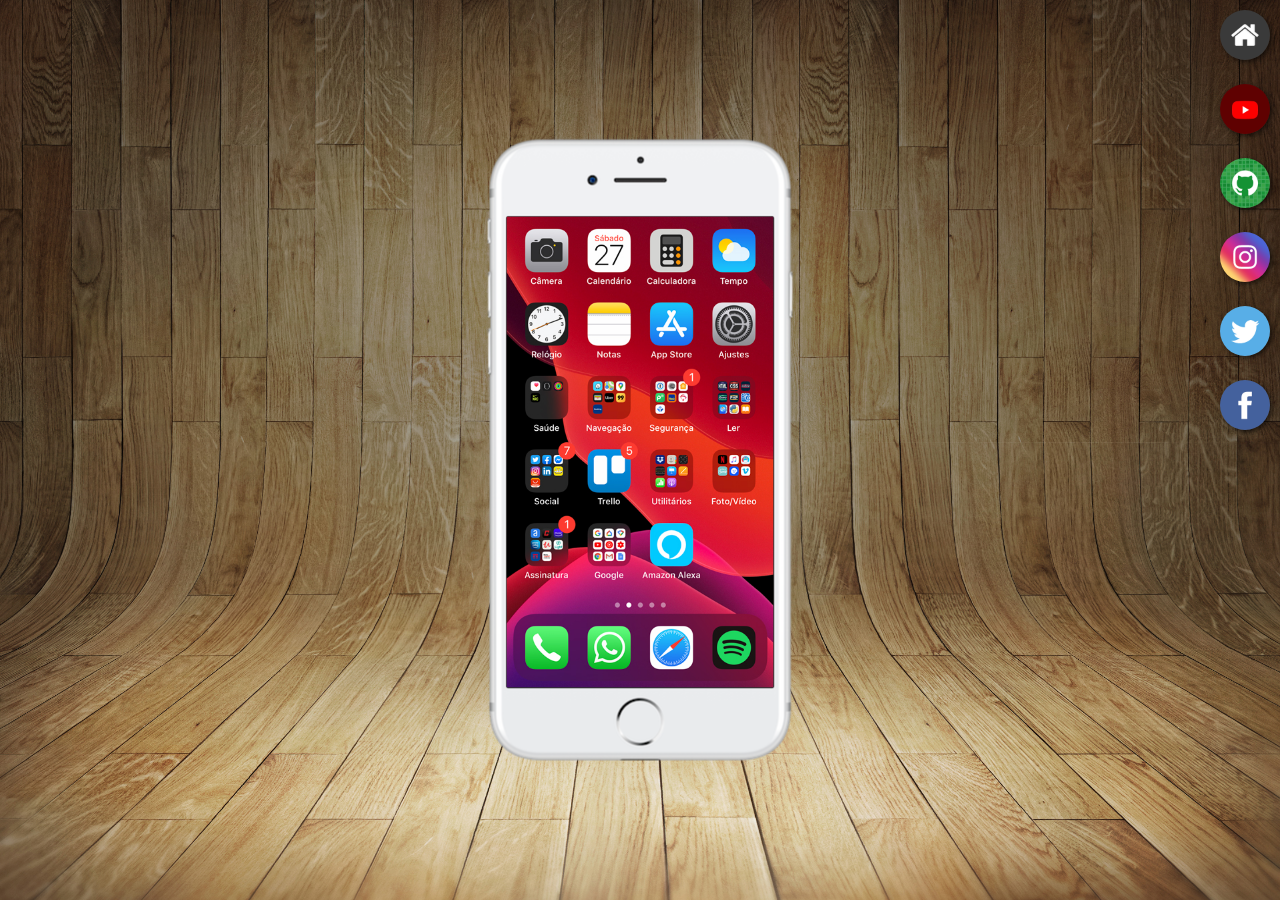
<file: index.html>
<!DOCTYPE html>
<html lang="pt-br">
<head>
    <meta charset="UTF-8">
    <meta http-equiv="X-UA-Compatible" content="IE=edge">
    <meta name="viewport" content="width=device-width, initial-scale=1.0">
    <link rel="shortcut icon" href="pig.ico" type="image/x-icon">
    <link rel="stylesheet" href="estilos/style.css">
    <title>Redes Sociais</title>
    
   
</head>
<body>
    <main>
        <section id="telefone">
            <iframe src="home.html" name="tela" id="tela" frameborder="0">Seu navegador não é compativel com isso</iframe>
        </section>
        <section id="rs">
            <a href="home.html" target="tela"><img src="imagens/logo-home.jpg" alt="home"></a><br>
            <a href="youtube.html" target="tela"><img src="imagens/logo-youtube.jpg" alt="youtube"></a><br>
            <a href="github.html" target="tela"><img src="imagens/logo-github.jpg" alt="github"></a><br>
            <a href="#" target="tela"><img src="imagens/logo-instagram.jpg" alt="instragram"></a><br>
            <a href="#" target="tela"><img src="imagens/logo-twitter.jpg" alt="twitter"></a><br>
            <a href="#" target="tela"><img src="imagens/logo-facebook.jpg" alt="facebook"></a>
        </section>
    </main>
</body>
</html>
</file>
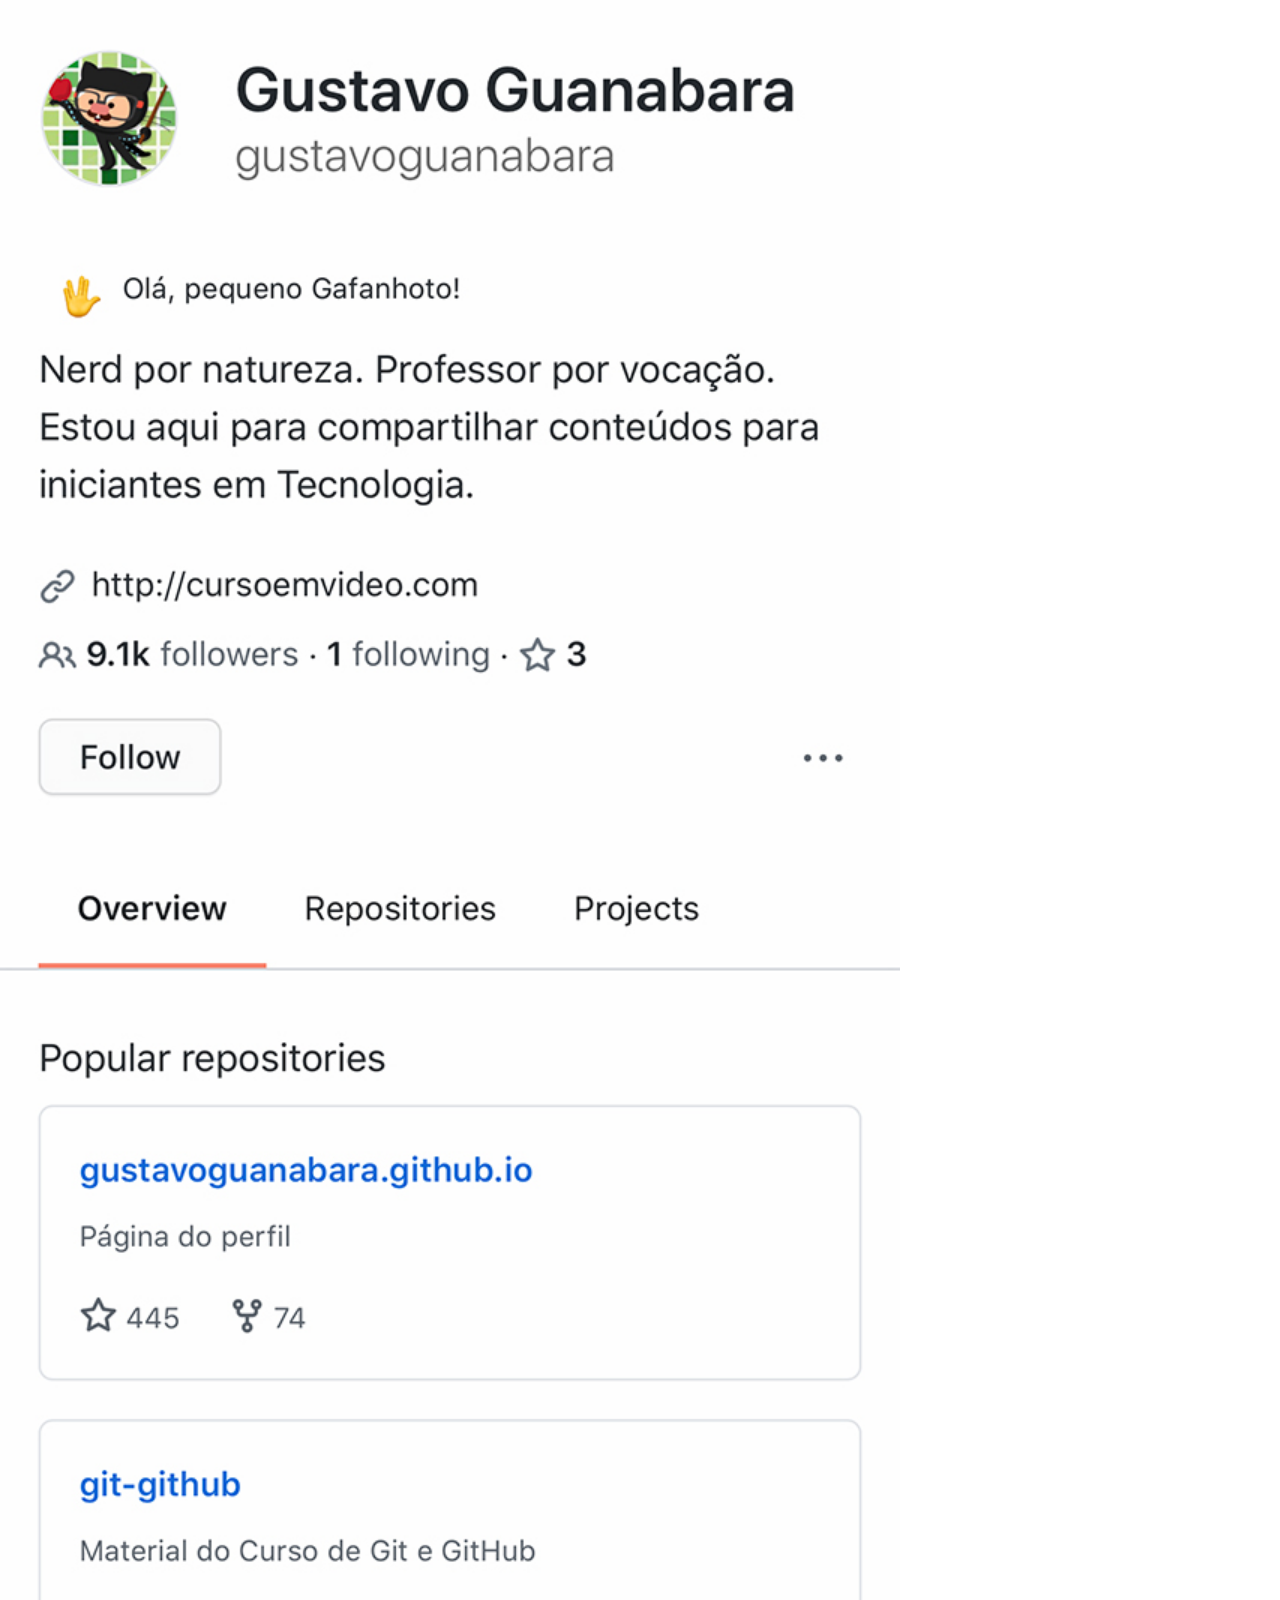
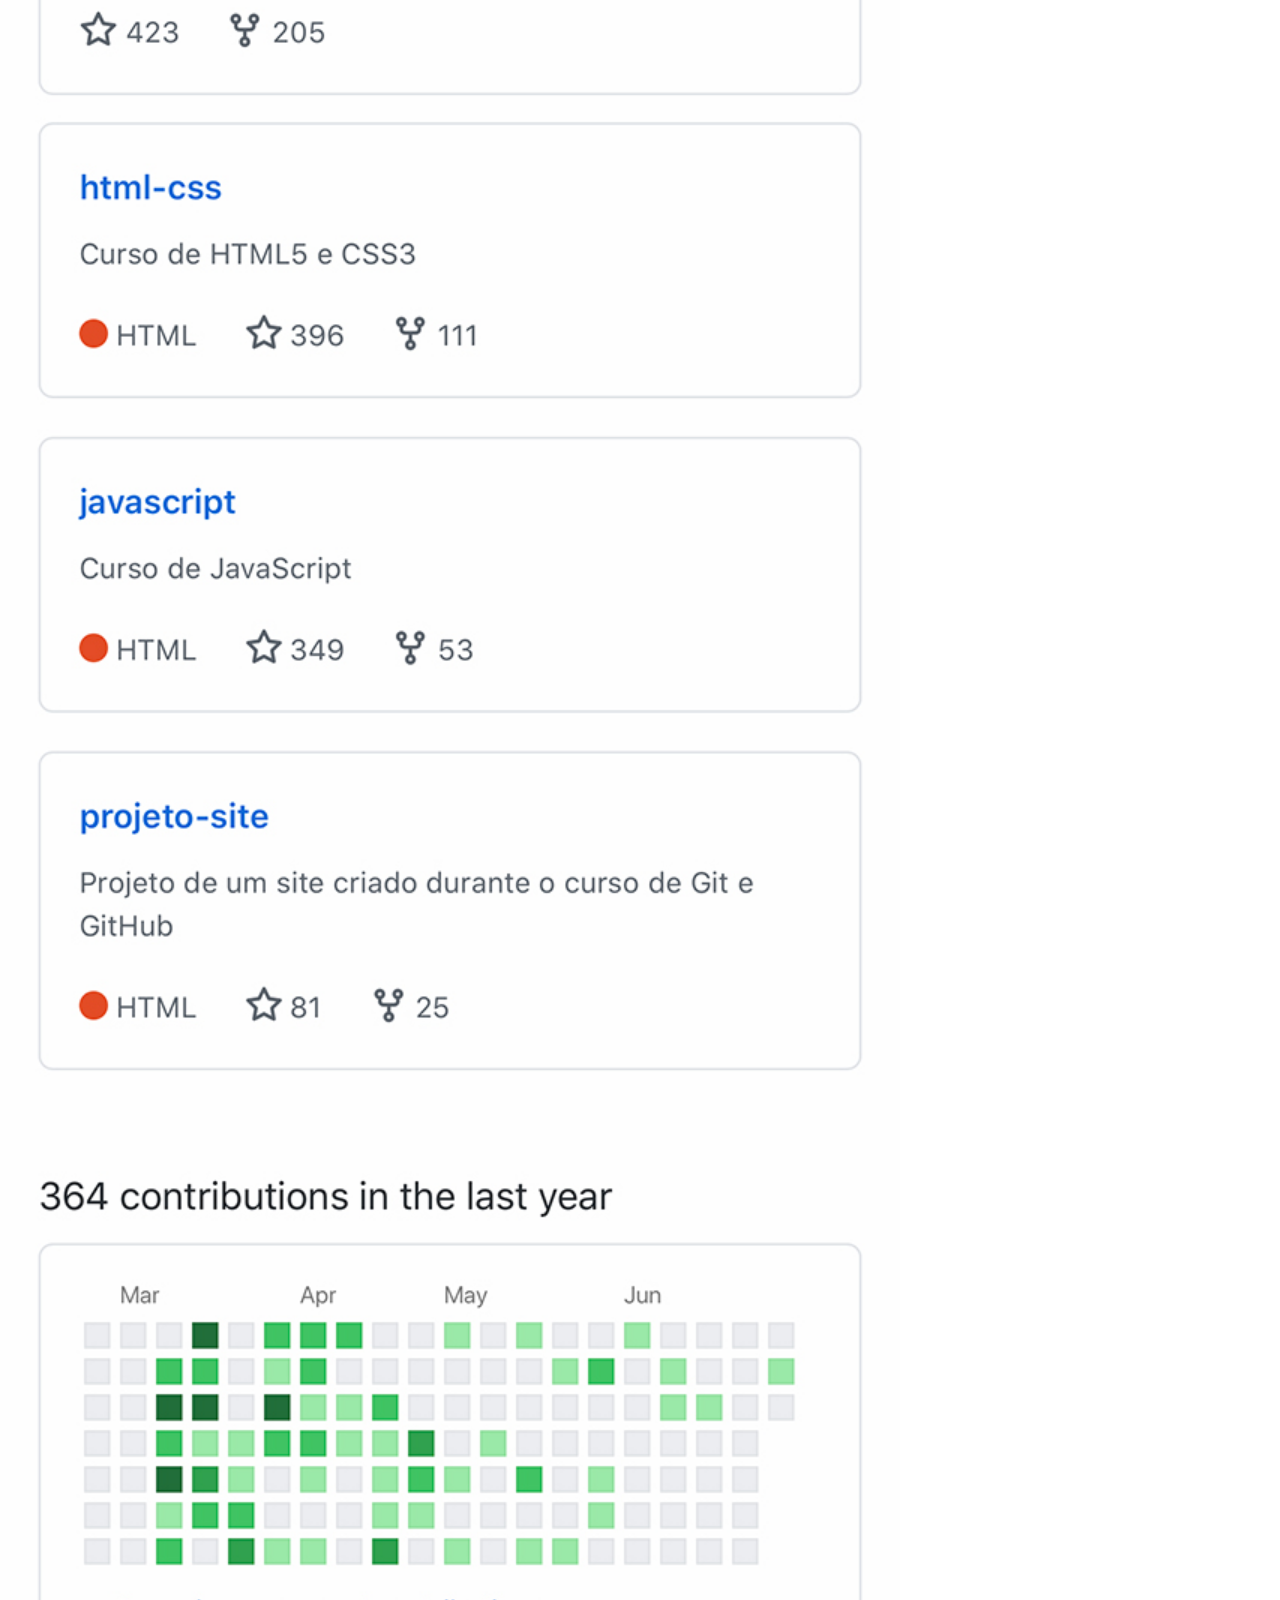
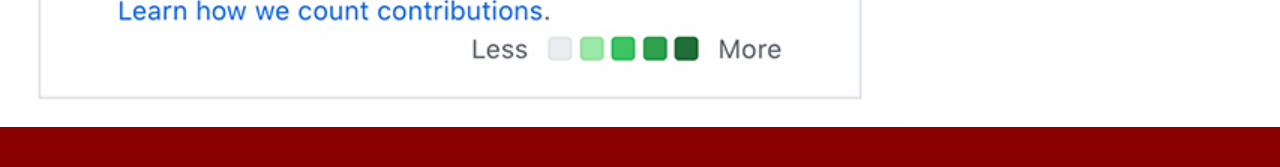
<file: github.html>
<!DOCTYPE html>
<html lang="pt-br">
<head>
    <meta charset="UTF-8">
    <meta http-equiv="X-UA-Compatible" content="IE=edge">
    <meta name="viewport" content="width=device-width, initial-scale=1.0">
    <title>Git Hub</title>
    <link rel="stylesheet" href="estilos/social.css">
</head>
<body>
    <img src="imagens/tela-github.jpg" alt="github">
    <a href="https://github.com/gustavoguanabara/" target="_blank"></a>
    
</body>
</html>
</file>
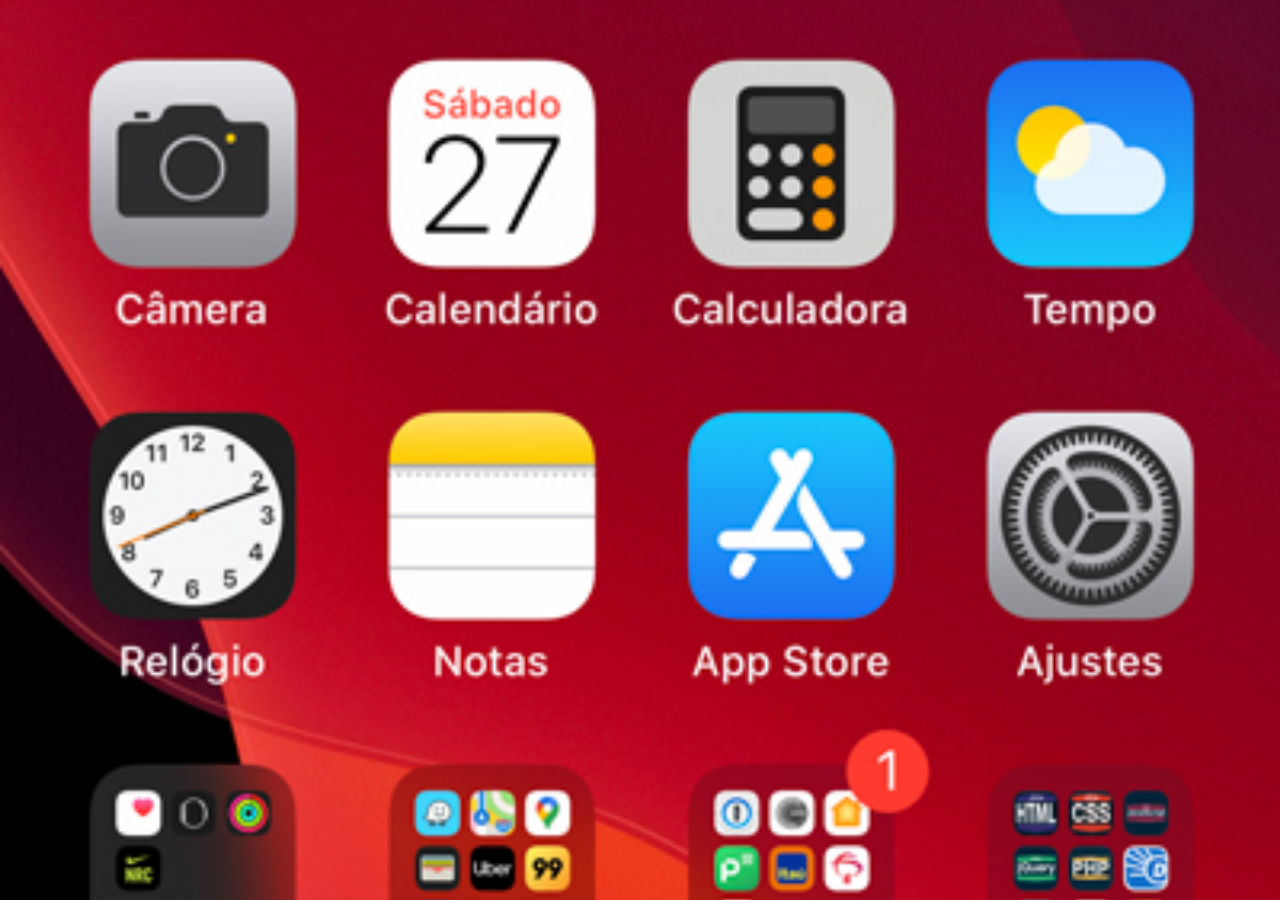
<file: home.html>
<!DOCTYPE html>
<html lang="pt-br">
<head>
    <meta charset="UTF-8">
    <meta http-equiv="X-UA-Compatible" content="IE=edge">
    <meta name="viewport" content="width=device-width, initial-scale=1.0">
    <title>Document</title>
</head>
<style>
    * {
        margin: 0px;
        padding: 0px;
    }
    body {
        width: 100vw;
        height: 100vh;
        background: black url('imagens/tela-home.jpg') no-repeat top center;
        background-size: cover;
    }
</style>
<body>
    
</body>
</html>
</file>
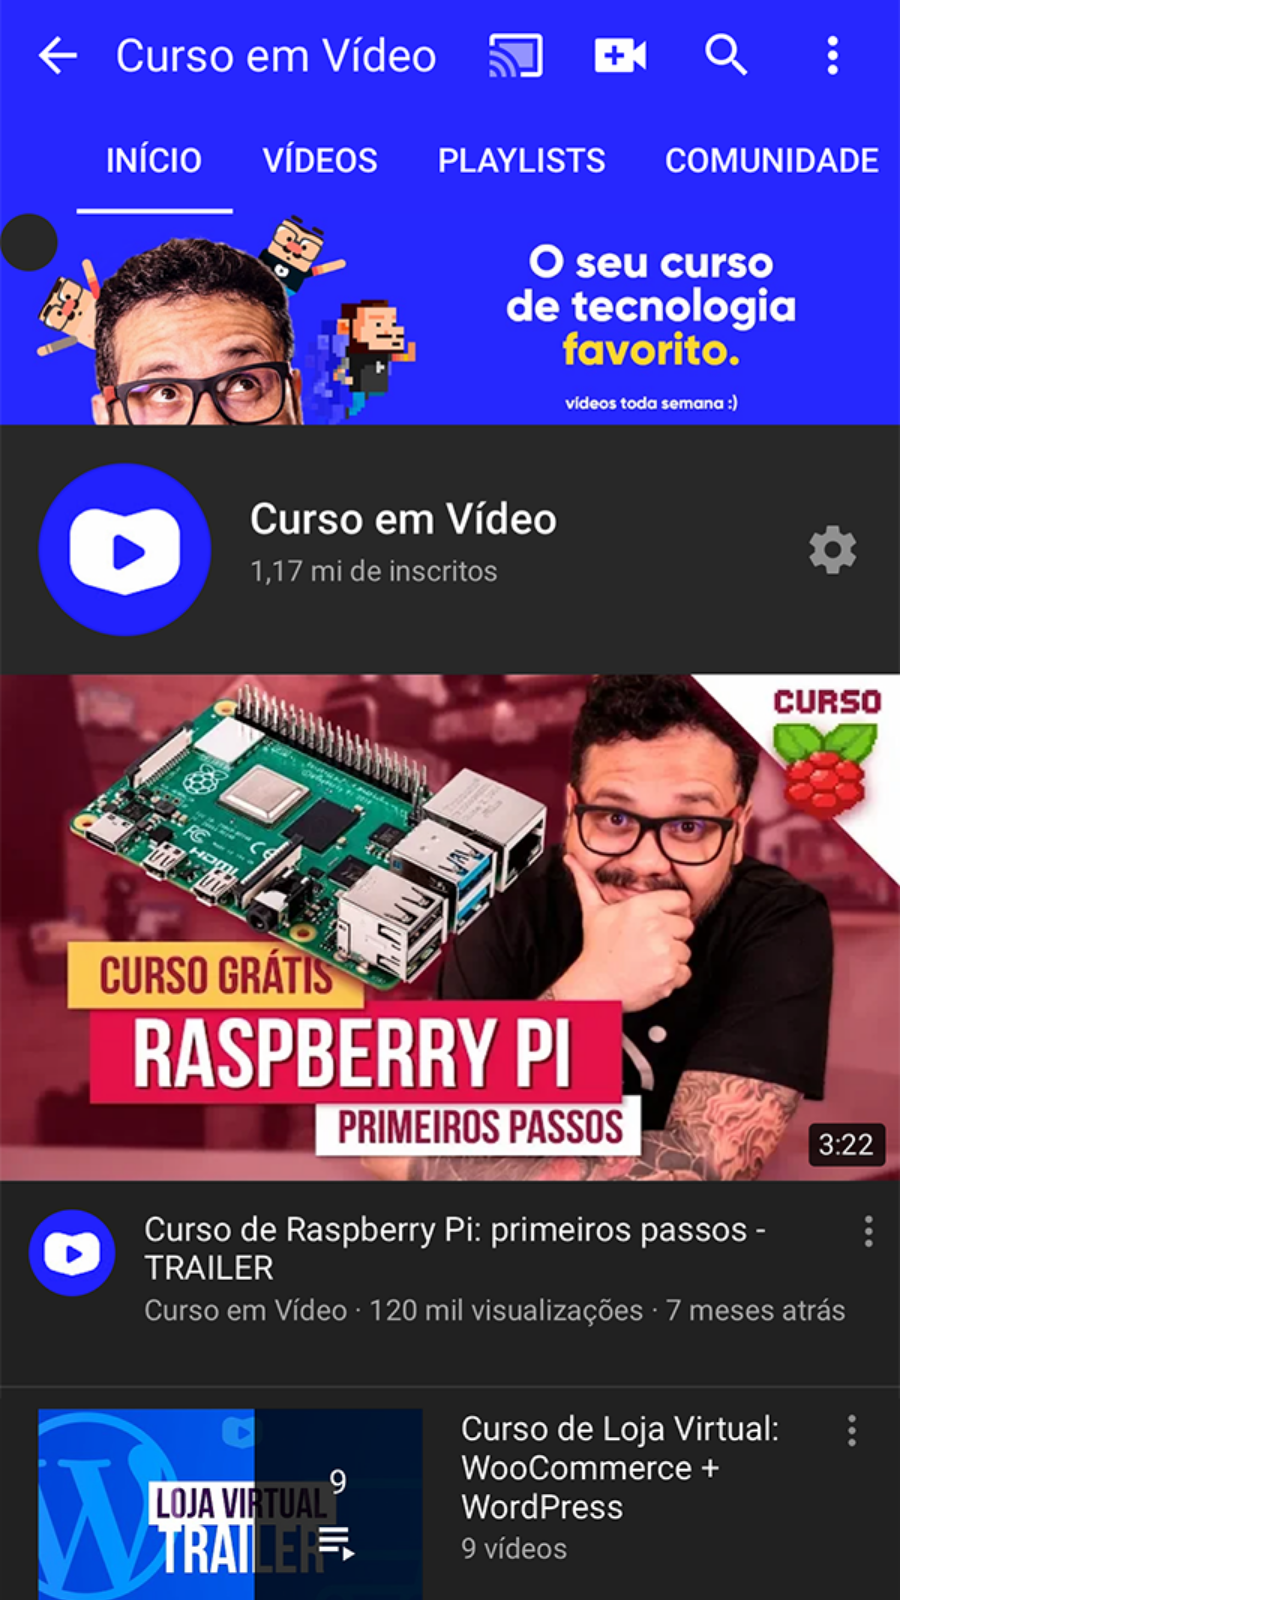
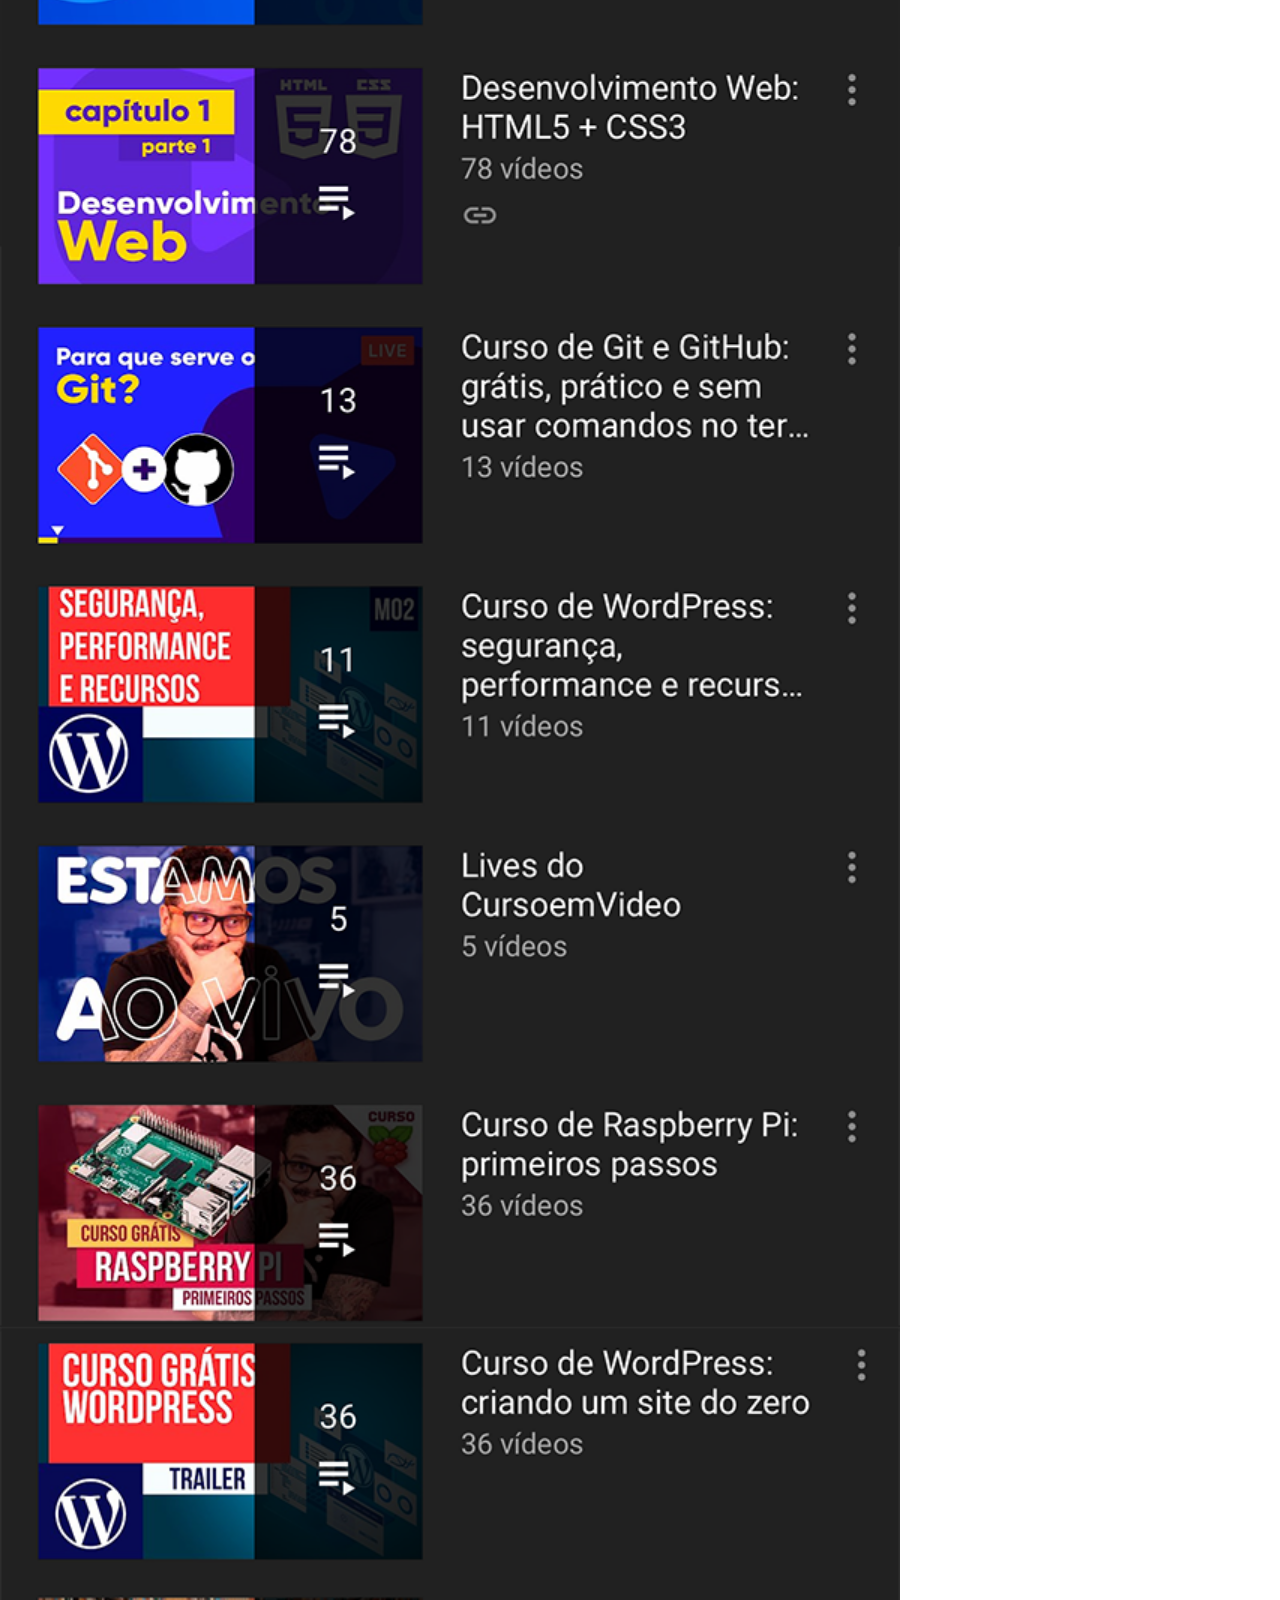
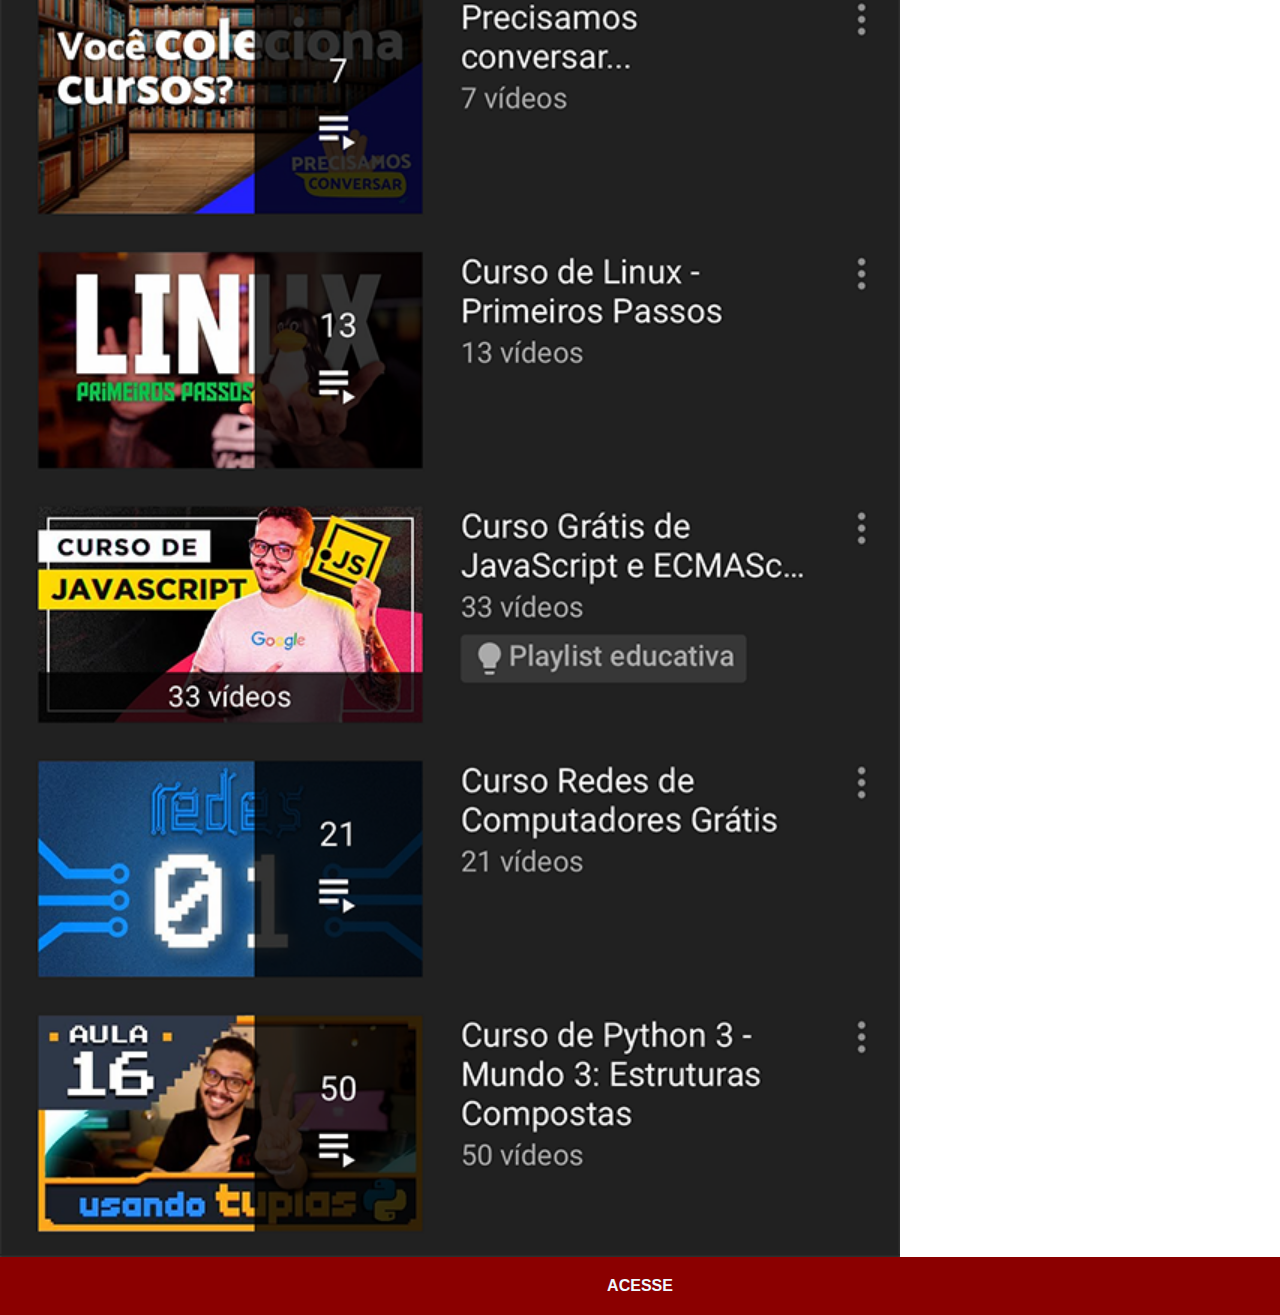
<file: youtube.html>
<!DOCTYPE html>
<html lang="pt-br">
<head>
    <meta charset="UTF-8">
    <meta http-equiv="X-UA-Compatible" content="IE=edge">
    <meta name="viewport" content="width=device-width, initial-scale=1.0">
    <title>Youtube</title>
    <link rel="stylesheet" href="estilos/social.css">
</head>
<body>
    <img src="imagens/tela-youtube.png" alt="youtube">
    <a href="https://www.youtube.com/@CursoemVideo" target="_blank">ACESSE</a>
    
</body>
</html>
</file>
<file: estilos/style.css>
@charset "UTF-8";

* {
    margin: 0px;
    padding: 0px;
    font-family: Arial, Helvetica, sans-serif;
}

html, body {
    height: 100vh;
    width: 100vw;
    background-color: black;
}

body {
    background: url("../imagens/fundo-madeira.jpg") no-repeat top center;
    background-size: cover;
    background-attachment: fixed;
}

main {
    height: 100vh;
    position: relative;
    
}

section#telefone {
    position: absolute;
    top: 50%;
    left: 50%;
    transform: translate(-50%, -50%);

    height: 627px;
    width: 311px;
    background: url(../imagens/frame-iphone.png) no-repeat;

}

iframe#tela {
    
    position: relative;
    top: 80px;
    left: 22px;
    width: 267px;
    height: 471px;
}

section#rs {
    text-align: right;
}

section#rs img {
    width: 50px;
    margin: 10px;
    border-radius: 50%;
    box-shadow: 2px 2px 5px rgba(0, 0, 0, 0.604);
    box-sizing: border-box;
}

section#rs img:hover {
    border: 2px solid rgba(224, 255, 255, 0.63);
    transform: translate(-3px, -3px);
    box-shadow: 5px 5px 10px rgba(0, 0, 0, 0.819);
    transition: transform .3s, border .3s;
}
</file>
<file: estilos/social.css>
@charset "UTF-8";
* {
    margin: 0px;
    padding: 0px;
    font-family: Arial, Helvetica, sans-serif;
}

::-webkit-scrollbar {
    width: 0px;
    height: 0px;
}


img {
    display: block;
    width: 100vh;
}

a {
    display: block;
    background-color: darkred;
    padding: 20px;
    color: aliceblue;
    text-align: center;
    font-weight: bolder;
    text-decoration: none;
}

a:hover {
    background-color: red;
}
</file>
